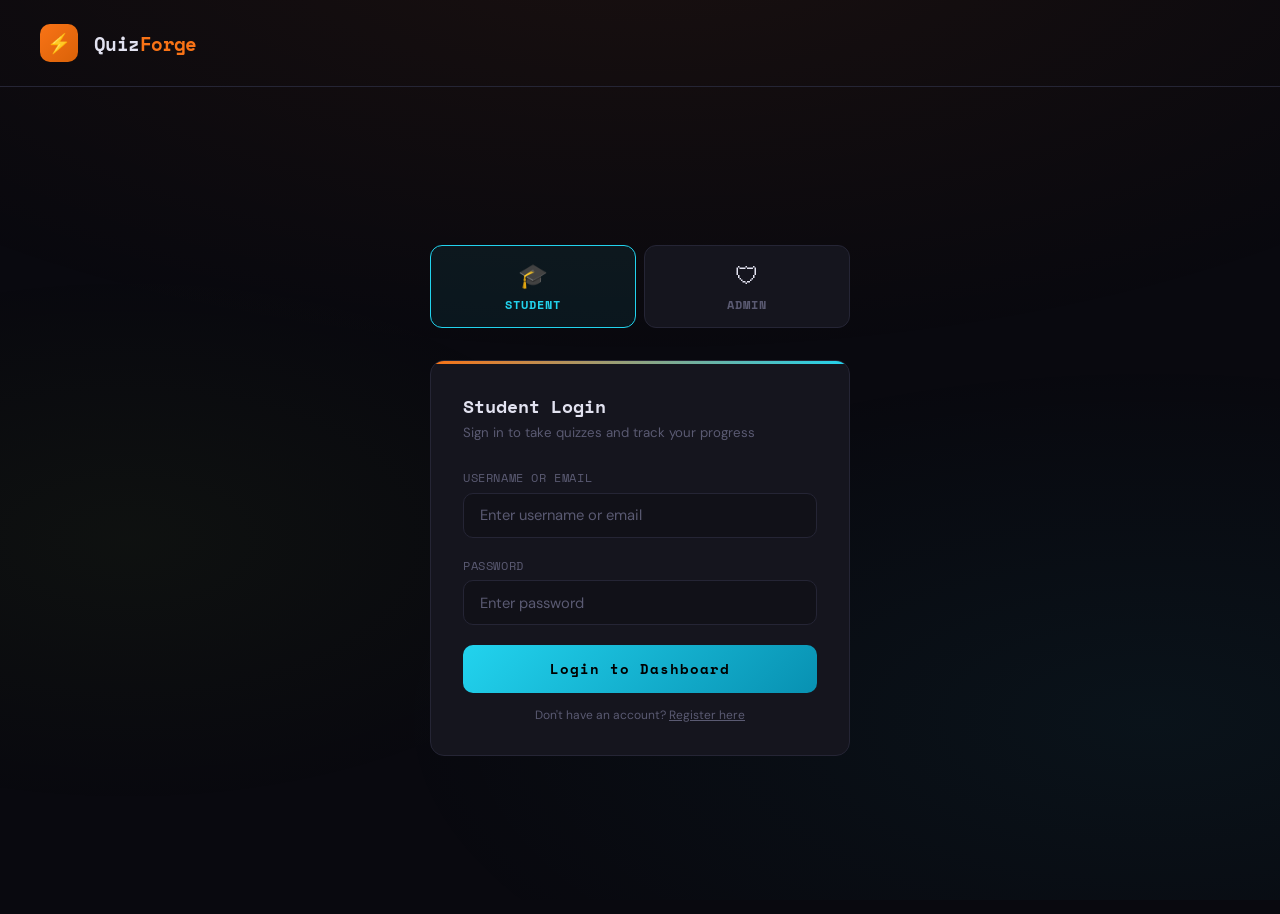
<file: quizforge-frontend/index.html>
<!DOCTYPE html>
<html lang="en">
<head>
    <meta charset="UTF-8">
    <meta http-equiv="refresh" content="0;url=pages/login.html">
    <title>QuizForge</title>
</head>
<body>
    <p>Redirecting to login...</p>
</body>
</html>
</file>
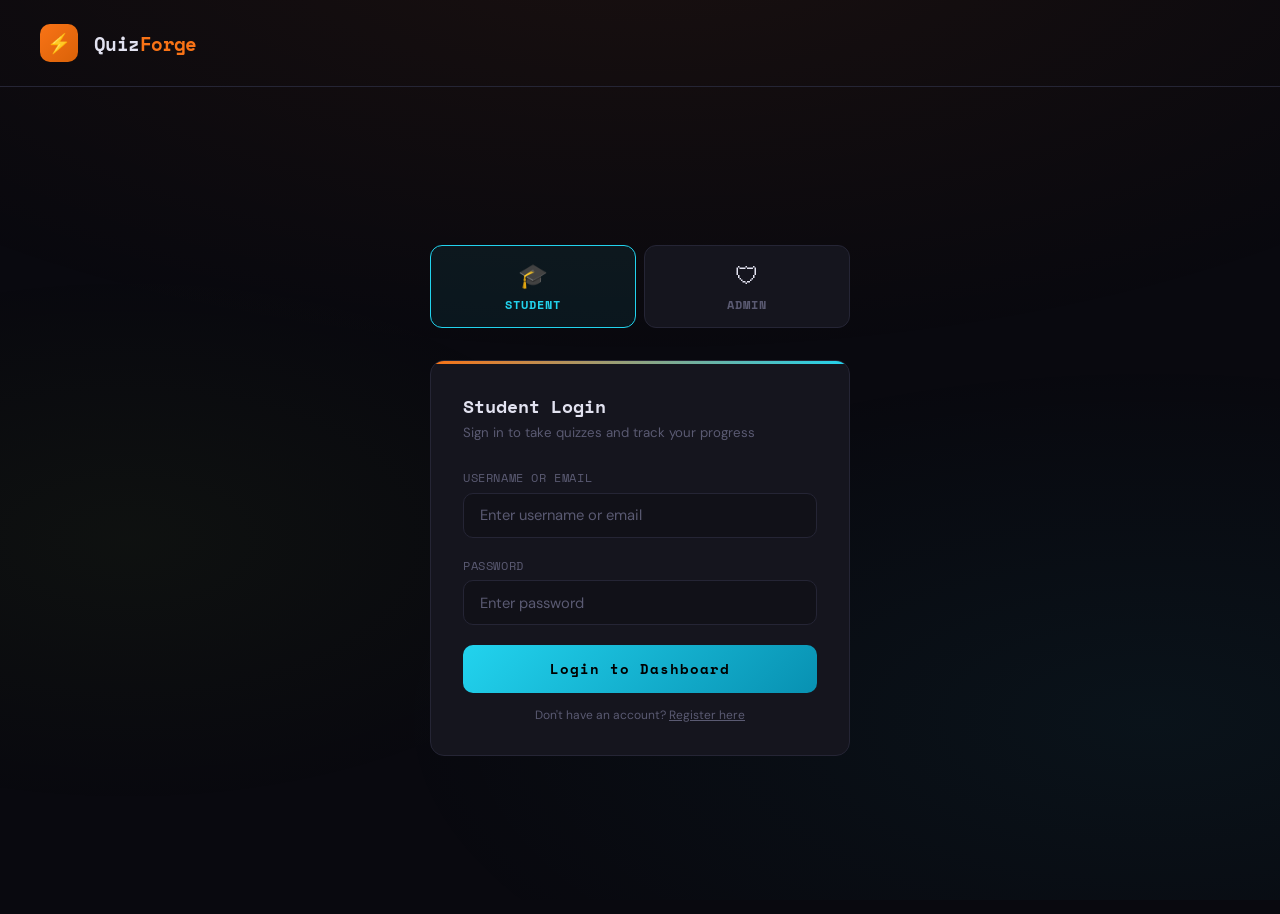
<file: quizforge-frontend/pages/admin.html>
<!DOCTYPE html>
<html lang="en">
<head>
    <meta charset="UTF-8">
    <meta name="viewport" content="width=device-width, initial-scale=1.0">
    <title>QuizForge - Admin Dashboard</title>
    <link href="https://fonts.googleapis.com/css2?family=Space+Mono:wght@400;700&family=DM+Sans:wght@300;400;500;600&display=swap" rel="stylesheet">
    <link rel="stylesheet" href="../css/styles.css">
</head>
<body>
    <header>
        <div class="logo-mark">⚡</div>
        <div class="logo-name">Quiz<em>Forge</em></div>
        <div class="hdr-right">
            <div class="hdr-tag">Admin Mode</div>
            <div class="user-badge" style="display:flex;">
                <span class="role-dot admin"></span><span id="badge-text">Admin</span>
            </div>
            <button class="logout-btn" style="display:block;" onclick="logout()">↩ Sign Out</button>
        </div>
    </header>

    <div class="page active">
        <main>
            <div class="dash-hero">
                <h2>Admin Panel — <span class="welcome-name admin" id="admin-name-display">QuizForge</span> 🛡</h2>
                <p>Manage students, view all quiz attempts, and monitor performance.</p>
            </div>

            <div class="admin-stats">
                <div class="a-stat">
                    <div class="a-stat-val sv-os" id="a-students">0</div>
                    <div class="a-stat-lbl">Students</div>
                </div>
                <div class="a-stat">
                    <div class="a-stat-val sv-java" id="a-quizzes">0</div>
                    <div class="a-stat-lbl">Total Quizzes</div>
                </div>
                <div class="a-stat">
                    <div class="a-stat-val sv-env" id="a-avg">—</div>
                    <div class="a-stat-lbl">Avg Score</div>
                </div>
                <div class="a-stat">
                    <div class="a-stat-val" style="color:var(--muted)" id="a-questions">0</div>
                    <div class="a-stat-lbl">Questions in Bank</div>
                </div>
            </div>

            <div class="admin-tabs">
                <button class="admin-tab active" onclick="switchAdminTab('students')">👥 Students</button>
                <button class="admin-tab" onclick="switchAdminTab('bank')">📚 Question Bank</button>
                <button class="admin-tab" onclick="switchAdminTab('quiz-creator')">🛠 Create Quiz</button>
            </div>

            <div id="ap-students" class="admin-panel active">
                <div class="students-grid" id="admin-students-list">
                    <div class="empty-history">Loading students...</div>
                </div>
            </div>

            <div id="ap-bank" class="admin-panel">
                <div class="add-student-card" style="margin-bottom: 2rem;">
                    <div class="cfg-lbl" style="margin-bottom:1.2rem">➕ Add New Question</div>
                    <div class="form-group">
                        <label>Question Text</label>
                        <input type="text" id="new-q-text" placeholder="Enter the question..." style="width: 100%; padding: .72rem 1rem; background: var(--surface); border: 1px solid var(--border); color: var(--text); border-radius: 10px; font-family: 'DM Sans';">
                    </div>
                    <div class="form-group">
                        <label>Topic</label>
                        <select id="new-q-topic" style="width: 100%; padding: .72rem 1rem; background: var(--surface); border: 1px solid var(--border); color: var(--text); border-radius: 10px; font-family: 'DM Sans'; margin-bottom: 1rem;">
                            <option value="java">Java</option>
                            <option value="os">Operating Systems</option>
                            <option value="env">Environment</option>
                        </select>
                    </div>
                    
                    <label style="display:block; font-size:.75rem; color:var(--muted); font-family:'Space Mono', monospace; margin-bottom:.8rem; text-transform:uppercase;">Options (Select the correct one)</label>
                    <div style="display:flex; gap:1rem; margin-bottom:.6rem; align-items:center;">
                        <input type="radio" name="correct-opt" value="0" checked>
                        <input type="text" id="opt-0" placeholder="Option 1" style="flex:1; padding: .5rem .8rem; background: var(--surface); border: 1px solid var(--border); color: var(--text); border-radius: 6px;">
                    </div>
                    <div style="display:flex; gap:1rem; margin-bottom:.6rem; align-items:center;">
                        <input type="radio" name="correct-opt" value="1">
                        <input type="text" id="opt-1" placeholder="Option 2" style="flex:1; padding: .5rem .8rem; background: var(--surface); border: 1px solid var(--border); color: var(--text); border-radius: 6px;">
                    </div>
                    <div style="display:flex; gap:1rem; margin-bottom:.6rem; align-items:center;">
                        <input type="radio" name="correct-opt" value="2">
                        <input type="text" id="opt-2" placeholder="Option 3" style="flex:1; padding: .5rem .8rem; background: var(--surface); border: 1px solid var(--border); color: var(--text); border-radius: 6px;">
                    </div>
                    <div style="display:flex; gap:1rem; margin-bottom:1.5rem; align-items:center;">
                        <input type="radio" name="correct-opt" value="3">
                        <input type="text" id="opt-3" placeholder="Option 4" style="flex:1; padding: .5rem .8rem; background: var(--surface); border: 1px solid var(--border); color: var(--text); border-radius: 6px;">
                    </div>
                    
                    <button class="login-btn admin" style="width: auto; padding: .6rem 1.5rem;" onclick="addQuestion()">➕ Save Question</button>
                    <div class="success-msg" id="q-add-success">✅ Question added successfully!</div>
                </div>

                <div class="bank-section" style="margin-top:0;">
                    <div class="bank-lbl">📚 Full Question Bank</div>
                    <div class="btabs">
                        <button class="btab java active" onclick="filterQuestions('java')">☕ Java</button>
                        <button class="btab os" onclick="filterQuestions('os')">🖥 OS</button>
                        <button class="btab env" onclick="filterQuestions('env')">🌿 Env</button>
                    </div>
                    <div class="bpanel active">
                        <div class="blist" id="question-list">Loading questions...</div>
                    </div>
                </div>
            </div>

            <div id="ap-quiz-creator" class="admin-panel">
                <div class="add-student-card" style="margin-bottom: 2rem;">
                    <div class="cfg-lbl" style="margin-bottom:1.2rem">🛠 Create a Custom Quiz</div>
                    <div class="form-group">
                        <label>Quiz Title</label>
                        <input type="text" id="new-quiz-title" placeholder="e.g. Midterm Java Exam" style="width: 100%; padding: .72rem 1rem; background: var(--surface); border: 1px solid var(--border); color: var(--text); border-radius: 10px; font-family: 'DM Sans'; margin-bottom: 1rem;">
                    </div>
                    
                    <label style="display:block; font-size:.75rem; color:var(--muted); font-family:'Space Mono', monospace; margin-bottom:.8rem; text-transform:uppercase;">Select Questions to Include</label>
                    <div id="quiz-question-selector" style="max-height: 400px; overflow-y: auto; border: 1px solid var(--border); border-radius: 10px; padding: 1rem; margin-bottom: 1.5rem; background: var(--bg);">
                        <div class="empty-history">Loading questions...</div>
                    </div>
                    
                    <button class="login-btn admin" style="width: auto; padding: .6rem 1.5rem;" onclick="saveCustomQuiz()">✅ Save Custom Quiz</button>
                    <div class="success-msg" id="quiz-add-success">✅ Custom Quiz saved successfully!</div>
                </div>
            </div>
        </main>
    </div>

    <script src="../js/api.js"></script>
    <script src="../js/auth.js"></script>
    <script src="../js/admin.js"></script>
</body>
</html>
</file>
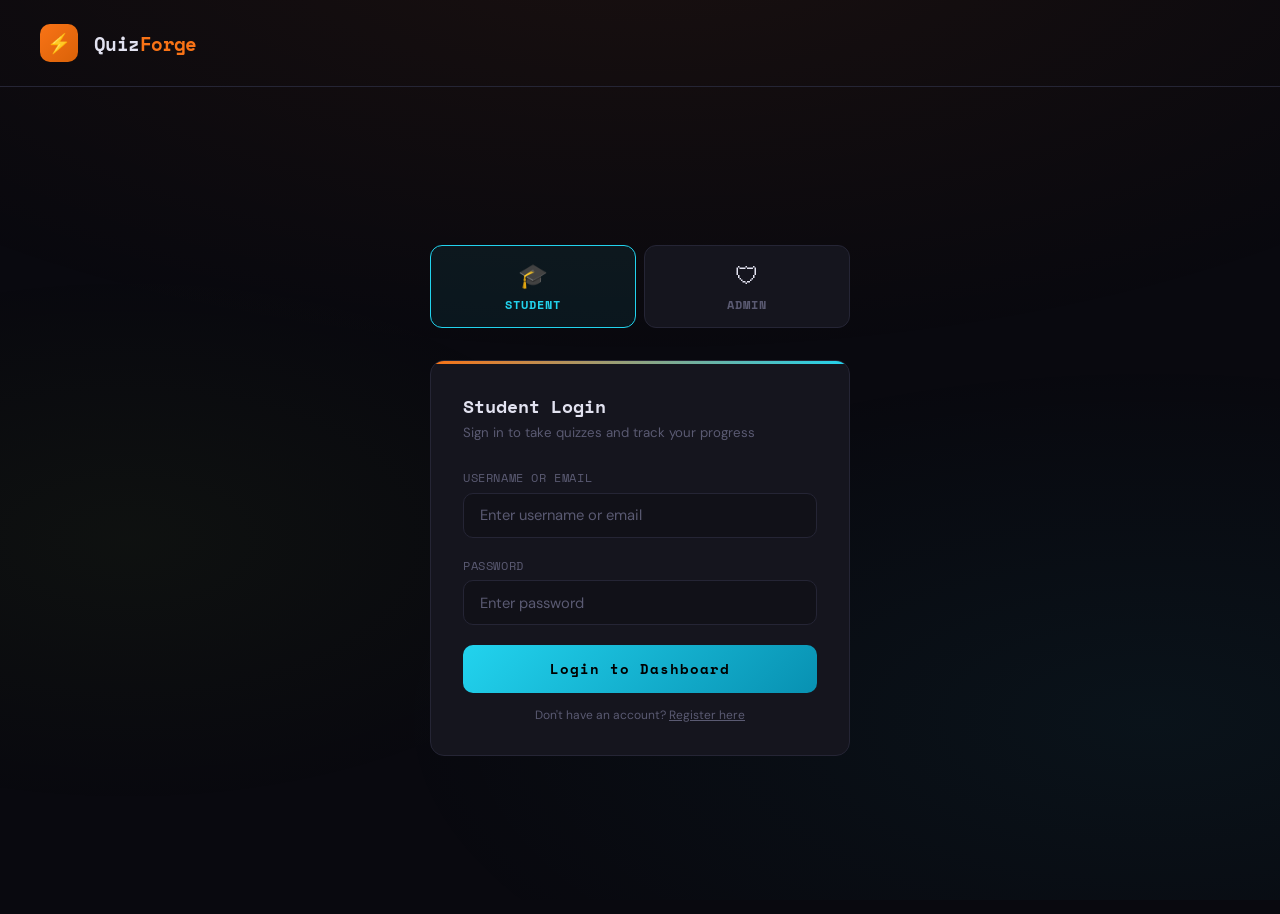
<file: quizforge-frontend/pages/login.html>
<!DOCTYPE html>
<html lang="en">
<head>
    <meta charset="UTF-8">
    <meta name="viewport" content="width=device-width, initial-scale=1.0">
    <title>QuizForge - Login</title>
    <link href="https://fonts.googleapis.com/css2?family=Space+Mono:wght@400;700&family=DM+Sans:wght@300;400;500;600&display=swap" rel="stylesheet">
    <link rel="stylesheet" href="../css/styles.css">
</head>
<body>
    <header>
        <div class="logo-mark">⚡</div>
        <div class="logo-name">Quiz<em>Forge</em></div>
    </header>

    <div class="page active" id="page-login">
        <div class="login-wrap" style="margin: 4rem auto;">
            <div class="login-role-tabs">
                <div class="role-tab student active" id="rtab-student" onclick="setRole('STUDENT')">
                    <div class="rt-icon">🎓</div>
                    <div class="rt-label">Student</div>
                </div>
                <div class="role-tab admin" id="rtab-admin" onclick="setRole('ADMIN')">
                    <div class="rt-icon">🛡</div>
                    <div class="rt-label">Admin</div>
                </div>
            </div>

            <div class="login-card ready" id="login-card">
                <div class="login-card-title" id="login-card-title">Student Login</div>
                <div class="login-card-sub" id="login-card-sub">Sign in to take quizzes and track your progress</div>

                <div class="login-error" id="login-error"></div>

                <div class="form-group">
                    <label>Username or Email</label>
                    <input type="text" id="login-username" placeholder="Enter username or email">
                </div>

                <div class="form-group">
                    <label>Password</label>
                    <input type="password" id="login-password" placeholder="Enter password">
                </div>

                <button class="login-btn student" id="login-btn-ui" onclick="handleLogin()">Login to Dashboard</button>
                
                <div class="demo-credentials">
                    Don't have an account? <a href="register.html">Register here</a>
                </div>
            </div>
        </div>
    </div>

    <script src="../js/api.js"></script>
    <script src="../js/auth.js"></script>
    <script>
        let selectedRole = 'STUDENT';

        function setRole(role) {
            selectedRole = role;
            document.getElementById('rtab-student').classList.remove('active');
            document.getElementById('rtab-admin').classList.remove('active');
            
            const btn = document.getElementById('login-btn-ui');
            
            if(role === 'STUDENT') {
                document.getElementById('rtab-student').classList.add('active');
                document.getElementById('login-card-title').textContent = "Student Login";
                btn.className = "login-btn student";
            } else {
                document.getElementById('rtab-admin').classList.add('active');
                document.getElementById('login-card-title').textContent = "Admin Login";
                btn.className = "login-btn admin";
            }
        }

        async function handleLogin() {
            const username = document.getElementById('login-username').value;
            const password = document.getElementById('login-password').value;
            const errDiv = document.getElementById('login-error');
            errDiv.classList.remove('show');

            if(!username || !password) {
                errDiv.textContent = "Please enter both username/email and password.";
                errDiv.classList.add('show');
                return;
            }

            // Call Java Backend API
            const result = await login(username, password, selectedRole);
            
            if(result.success) {
                if(selectedRole === 'ADMIN') {
                    window.location.href = "admin.html";
                } else {
                    window.location.href = "student.html";
                }
            } else {
                errDiv.textContent = result.message;
                errDiv.classList.add('show');
            }
        }
    </script>
</body>
</html>
</file>
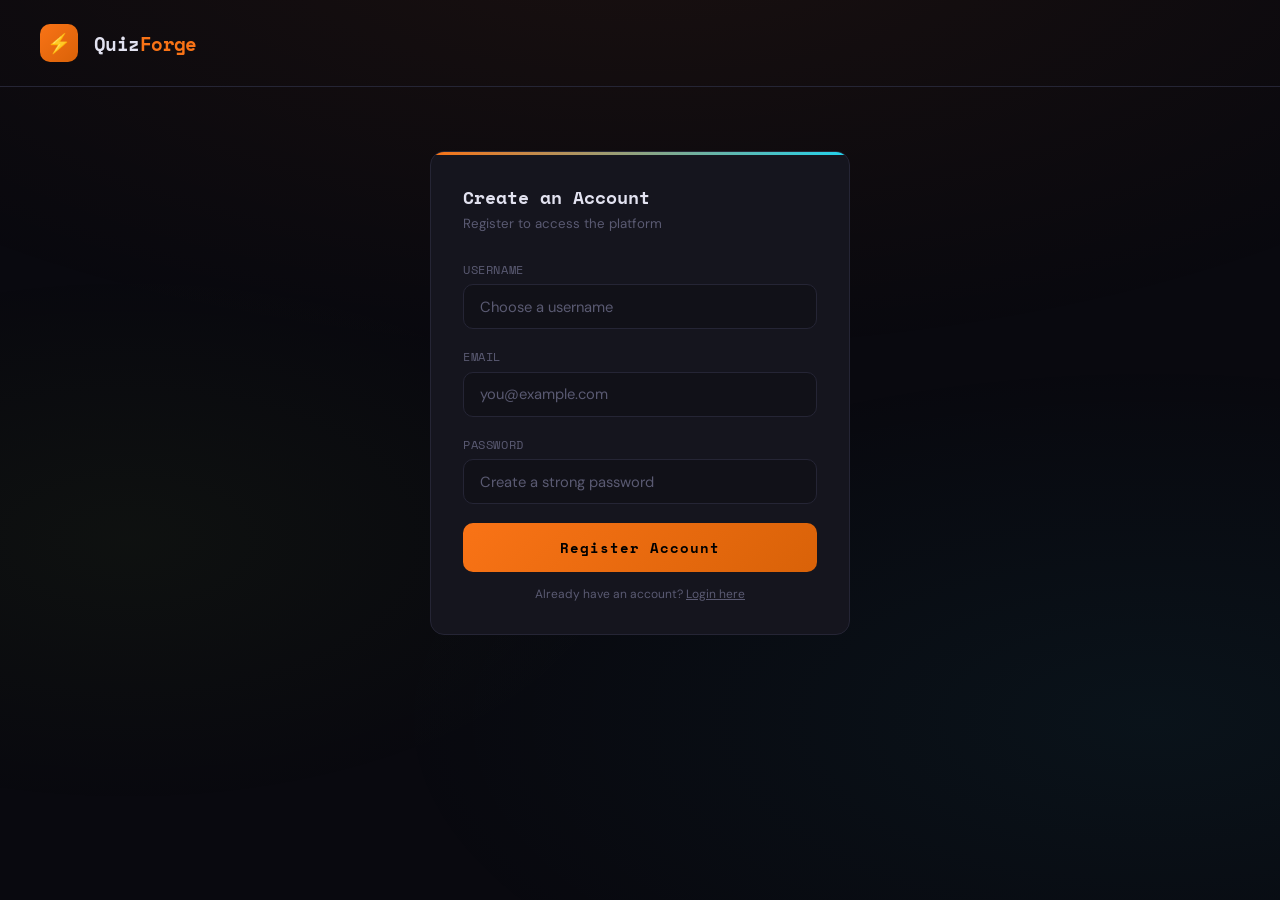
<file: quizforge-frontend/pages/register.html>
<!DOCTYPE html>
<html lang="en">
<head>
    <meta charset="UTF-8">
    <meta name="viewport" content="width=device-width, initial-scale=1.0">
    <title>QuizForge - Register</title>
    <link href="https://fonts.googleapis.com/css2?family=Space+Mono:wght@400;700&family=DM+Sans:wght@300;400;500;600&display=swap" rel="stylesheet">
    <link rel="stylesheet" href="../css/styles.css">
</head>
<body>
    <header>
        <div class="logo-mark">⚡</div>
        <div class="logo-name">Quiz<em>Forge</em></div>
    </header>

    <div class="page active" id="page-register">
        <div class="login-wrap" style="margin: 4rem auto;">
            <div class="login-card ready">
                <div class="login-card-title">Create an Account</div>
                <div class="login-card-sub">Register to access the platform</div>

                <div class="login-error" id="register-error"></div>
                <div class="success-msg" id="register-success"></div>

                <div class="form-group">
                    <label>Username</label>
                    <input type="text" id="reg-username" placeholder="Choose a username">
                </div>

                <div class="form-group">
                    <label>Email</label>
                    <input type="email" id="reg-email" placeholder="you@example.com">
                </div>

                <div class="form-group">
                    <label>Password</label>
                    <input type="password" id="reg-password" placeholder="Create a strong password">
                </div>

                <button class="login-btn admin" onclick="handleRegister()">Register Account</button>
                
                <div class="demo-credentials">
                    Already have an account? <a href="login.html">Login here</a>
                </div>
            </div>
        </div>
    </div>

    <script src="../js/api.js"></script>
    <script src="../js/auth.js"></script>
    <script>
        async function handleRegister() {
            const role = 'STUDENT';
            const username = document.getElementById('reg-username').value;
            const email = document.getElementById('reg-email').value;
            const password = document.getElementById('reg-password').value;
            
            const errDiv = document.getElementById('register-error');
            const succDiv = document.getElementById('register-success');
            errDiv.classList.remove('show');
            succDiv.classList.remove('show');

            if(!username || !password || !email) {
                errDiv.textContent = "Please fill in all fields.";
                errDiv.classList.add('show');
                return;
            }

            const result = await register(username, password, email, role);
            if(result.success) {
                succDiv.textContent = "Registration successful! Redirecting to login...";
                succDiv.classList.add('show');
                setTimeout(() => {
                    window.location.href = "login.html";
                }, 1500);
            } else {
                errDiv.textContent = result.message;
                errDiv.classList.add('show');
            }
        }
    </script>
</body>
</html>
</file>
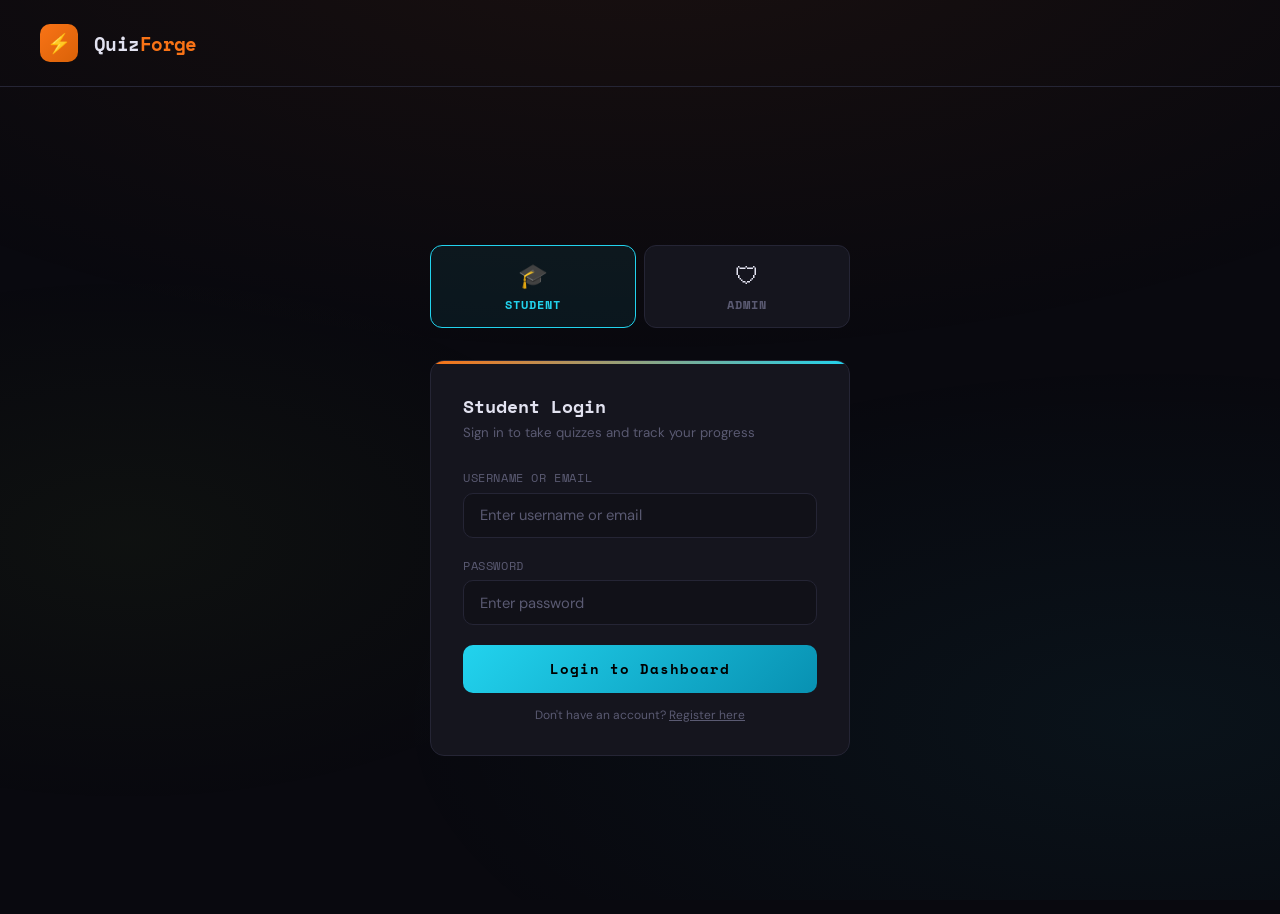
<file: quizforge-frontend/pages/student.html>
<!DOCTYPE html>
<html lang="en">
<head>
    <meta charset="UTF-8">
    <meta name="viewport" content="width=device-width, initial-scale=1.0">
    <title>QuizForge - Student Dashboard</title>
    <link href="https://fonts.googleapis.com/css2?family=Space+Mono:wght@400;700&family=DM+Sans:wght@300;400;500;600&display=swap" rel="stylesheet">
    <link rel="stylesheet" href="../css/styles.css">
</head>
<body>
    <header>
        <div class="logo-mark">⚡</div>
        <div class="logo-name">Quiz<em>Forge</em></div>
        <div class="hdr-right">
            <div class="hdr-tag">150 Questions · 3 Topics</div>
            <div class="user-badge" style="display:flex;">
                <span class="role-dot student"></span><span id="badge-text">Student</span>
            </div>
            <button class="logout-btn" style="display:block;" onclick="logout()">↩ Sign Out</button>
        </div>
    </header>

    <div class="page active">
        <main>
            <div class="dash-hero">
                <h2>Welcome back, <span class="welcome-name" id="student-name-display">—</span> 👋</h2>
                <p>Ready for another quiz? Your history is below.</p>
            </div>

            <div class="stats-row">
                <div class="stat-card">
                    <div class="stat-val sv-os" id="s-total">0</div>
                    <div class="stat-lbl">Quizzes Taken</div>
                </div>
                <div class="stat-card">
                    <div class="stat-val sv-env" id="s-avg">—</div>
                    <div class="stat-lbl">Avg Score</div>
                </div>
                <div class="stat-card">
                    <div class="stat-val sv-java" id="s-best">—</div>
                    <div class="stat-lbl">Best Score</div>
                </div>
            </div>

            <div style="margin-bottom:2.5rem;">
                <div class="section-lbl">Recent Attempts</div>
                <div class="history-table">
                    <div class="ht-head">
                        <span>Topics</span><span>Questions</span><span>Score</span><span>Date</span>
                    </div>
                    <div id="student-history-body">
                        <div class="empty-history">Loading history...</div>
                    </div>
                </div>
            </div>

            <!-- Admin Quizzes Section -->
            <div style="margin-bottom:2.5rem;">
                <div class="section-lbl">Assigned by Admin</div>
                <div class="history-table" style="background: var(--surface);">
                    <div id="admin-quizzes-list" style="padding: 1rem;">
                        <div class="empty-history">Loading quizzes...</div>
                    </div>
                </div>
            </div>

            <!-- Quiz Generator Section -->
            <div class="hero">
                <h1>Random 25-Q Quizzes<br>from <span class="j">Java</span> · <span class="o">OS</span> · <span class="e">Env</span></h1>
                <p>Select topics, hit Generate — get random MCQs live on screen.</p>
            </div>
            <div class="topic-row">
                <div class="tpill java active" onclick="toggleTopic('java')" id="pill-java">
                    <div class="dot"></div>☕ Java<span class="ck">✓</span>
                </div>
                <div class="tpill os active" onclick="toggleTopic('os')" id="pill-os">
                    <div class="dot"></div>🖥 OS<span class="ck">✓</span>
                </div>
                <div class="tpill env active" onclick="toggleTopic('env')" id="pill-env">
                    <div class="dot"></div>🌿 Environment<span class="ck">✓</span>
                </div>
            </div>
            <div class="cfg">
                <div class="cfg-lbl">⚙ Quiz Settings</div>
                <div class="cfg-row">
                    <div class="cfg-group"><label>Total questions</label>
                        <select id="totalQ">
                            <option value="10">10 — Quick</option>
                            <option value="25" selected>25 (recommended)</option>
                            <option value="50">50 — Full</option>
                        </select>
                    </div>
                </div>
            </div>
            <button class="gen-btn" onclick="generateQuiz()">⚡ GENERATE RANDOM QUIZ</button>
        </main>
    </div>

    <!-- QUIZ PAGE -->
    <div id="quiz-page" style="display:none; position:fixed; top:0; left:0; width:100%; height:100%; background:var(--bg); z-index:9999; overflow-y:auto;">
        <header style="position:sticky; top:0; background:var(--surface); z-index:100; border-bottom:1px solid var(--border);">
            <div class="logo-mark">⚡</div>
            <div class="logo-name">Quiz<em>Forge</em></div>
            <div class="hdr-right">
                <span id="quiz-title-display" style="font-weight:bold; margin-right:20px; color:var(--text);"></span>
                <button class="logout-btn" onclick="exitQuiz()">Exit Quiz</button>
            </div>
        </header>
        <main style="max-width: 800px; margin: 0 auto; padding: 2rem 1rem;">
            <div id="quiz-questions-container"></div>
            <button class="gen-btn" style="margin-top:2rem;" onclick="submitQuiz()">Submit Quiz</button>
        </main>
    </div>

    <script src="../js/api.js"></script>
    <script src="../js/auth.js"></script>
    <script src="../js/student.js"></script>
</body>
</html>
</file>
<file: quizforge-frontend/css/styles.css>
@import url('./core/base.css');
@import url('./core/layout.css');
@import url('./pages/login.css');
@import url('./pages/dashboard.css');
@import url('./pages/quiz.css');
</file>
